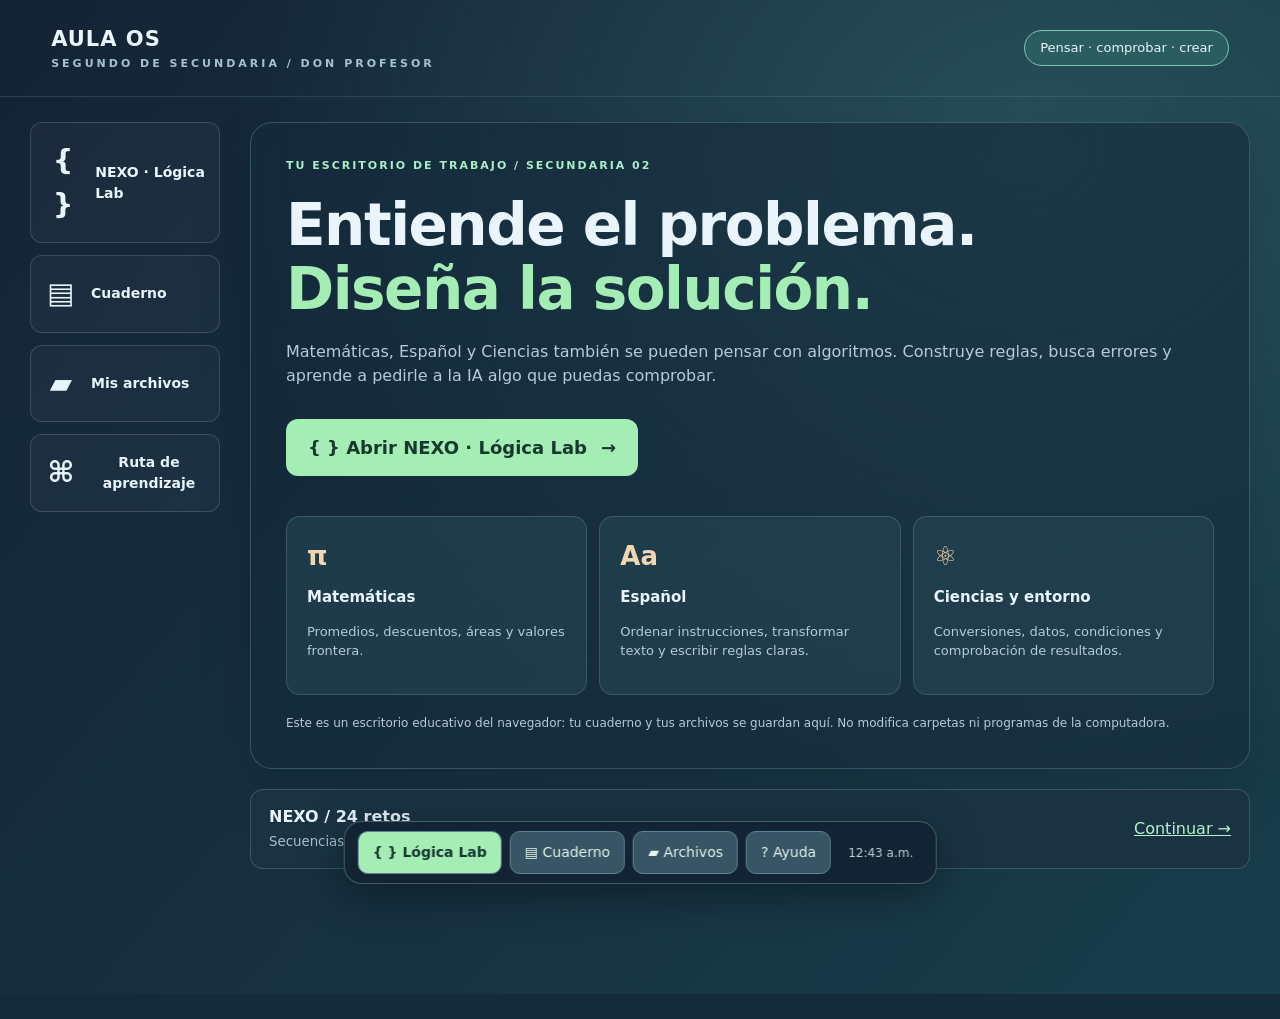
<file: index.html>
<!doctype html><html lang="es"><head><meta charset="utf-8"><meta name="viewport" content="width=device-width,initial-scale=1"><title>Aula OS · Segundo de secundaria</title><meta name="description" content="Escritorio educativo de segundo de secundaria: lógica aplicada a Matemáticas, Español y Ciencias, cuaderno y archivos locales."><style>
:root{font:16px/1.5 system-ui,sans-serif;color:#e9f4fb;background:#142b3a}*{box-sizing:border-box}body{margin:0;min-height:100vh;background:radial-gradient(ellipse at 80% 15%,#407b7d66,transparent 55%),linear-gradient(130deg,#142335,#183e4b)}button,input,textarea{font:inherit}button{cursor:pointer;border:1px solid #7396a1;background:#294b5b;color:#ecf8fc;padding:10px 15px;border-radius:9px}button:hover{background:#3c6372}button:focus-visible,a:focus-visible,input:focus-visible,textarea:focus-visible{outline:3px solid #ffe39a;outline-offset:3px}a{color:#b4f3cb}header{display:flex;justify-content:space-between;gap:20px;align-items:center;padding:24px 4%;border-bottom:1px solid #5f8b9344}.brand{font-size:21px;font-weight:900;letter-spacing:1px}.brand small{display:block;font-size:11px;color:#a6c2d2;letter-spacing:3px}.badge{background:#2a5d5f;border:1px solid #7bc7b1;border-radius:25px;padding:7px 15px;font-size:13px}.workspace{max-width:1300px;margin:25px auto;padding:0 30px 125px;display:grid;grid-template-columns:190px 1fr;gap:30px}.shortcuts{display:grid;gap:12px;align-content:start}.shortcut{display:flex;align-items:center;gap:12px;text-decoration:none;background:#ffffff08;border:1px solid #ffffff25;color:#e8f6fb;padding:16px 12px;border-radius:12px;font-weight:650;font-size:14px}.shortcut .icon{font-size:29px;min-width:36px;text-align:center}.shortcut:hover{background:#ffffff15}.hero{background:#142a3b99;border:1px solid #6a929a66;border-radius:22px;padding:35px;box-shadow:0 25px 55px #0002}.eyebrow{font-size:11px;font-weight:850;letter-spacing:2px;color:#a9eec9}h1{font-size:clamp(34px,5vw,58px);line-height:1.12;letter-spacing:-1.5px;margin:18px 0}h1 span{color:#a4edb4}p{color:#b5cbd9}.launch{display:inline-flex;gap:14px;align-items:center;background:#a4edb4;color:#16392d;border:0;border-radius:12px;padding:15px 22px;font-weight:850;text-decoration:none;font-size:18px;margin:15px 0}.launch:hover{background:#c3fbd0}.cards{display:grid;grid-template-columns:repeat(3,1fr);gap:12px;margin-top:25px}.card{padding:20px;background:#254452aa;border:1px solid #73939b55;border-radius:14px}.card b{font-size:26px;display:block;color:#f3d6b1}.card h2{font-size:15px;margin:10px 0}.card p{font-size:13px}.status{display:flex;gap:15px;align-items:center;justify-content:space-between;margin-top:20px;padding:15px 18px;border-radius:13px;border:1px solid #7c9c9b55;background:#1a3343}.status small{color:#a5c1ce}.dock{position:fixed;bottom:16px;left:50%;transform:translateX(-50%);display:flex;align-items:center;gap:8px;padding:9px 13px;background:#122333e8;border:1px solid #819fa477;border-radius:18px;box-shadow:0 10px 45px #0006;backdrop-filter:blur(18px);z-index:3;max-width:95vw}.dock button,.dock a{display:block;padding:10px 14px;color:#e5f6ed;background:#375564;border:1px solid #5f8391;border-radius:10px;text-decoration:none;font-size:14px;white-space:nowrap}.dock .logic{background:#a4edb4;color:#17392f;font-weight:bold}#clock{padding:0 9px;font-size:12px;color:#b8d2dc;white-space:nowrap}dialog{width:min(850px,94vw);max-height:88vh;overflow:auto;background:#eef5f4;color:#1e3a44;border:1px solid #a6c7c4;border-radius:17px;padding:0;box-shadow:0 20px 90px #0007}dialog::backdrop{background:#0c182a88;backdrop-filter:blur(3px)}.titlebar{padding:15px 20px;display:flex;justify-content:space-between;align-items:center;background:#d6e5e5;position:sticky;top:0;z-index:1}.titlebar button{background:#345967;border-color:#345967;padding:5px 12px}.content{padding:23px}.content p{color:#506773}.content h2{font-size:24px}.content label{display:block;font-size:13px;margin-bottom:8px}.content input,.content textarea{width:100%;border:1px solid #99b7bb;border-radius:8px;background:#fff;color:#213e48;padding:11px}.content textarea{min-height:280px;resize:vertical}.actions{display:flex;gap:10px;flex-wrap:wrap;margin-top:12px}.file{display:flex;gap:12px;align-items:center;justify-content:space-between;padding:15px;background:#fff;border:1px solid #c7d9db;border-radius:10px;margin:10px 0}.file p{margin:0;font-size:12px}.hint{font-size:12px}.route{padding-left:22px}.route li{padding:8px}#toast{position:fixed;right:20px;bottom:100px;z-index:20;background:#fff4d0;color:#3d431b;padding:14px 20px;border-radius:12px;box-shadow:0 5px 30px #0003;max-width:90vw}#toast:empty{display:none}.welcome-note{font-size:12px;margin:18px 0 0;line-height:1.7}.content button{font-size:14px}@media(max-width:850px){.workspace{grid-template-columns:1fr;padding:0 18px 125px}.shortcuts{grid-template-columns:repeat(4,1fr)}.shortcut{flex-direction:column;text-align:center;padding:12px;font-size:12px;gap:5px}.hero{padding:24px}.cards{grid-template-columns:1fr}.card b{float:left;margin-right:15px}.card p{margin:5px 0}.card h2{margin:0}.dock{gap:5px;padding:7px}.dock a,.dock button{padding:9px;font-size:12px}#clock{display:none}.badge{display:none}}@media(max-width:450px){header{padding:18px}.brand{font-size:18px}.workspace{margin-top:18px}.shortcuts{gap:6px}.shortcut{padding:9px 4px}.status{align-items:start;flex-direction:column;gap:5px}}
</style></head><body><header><div class="brand">AULA OS <small>SEGUNDO DE SECUNDARIA / DON PROFESOR</small></div><span class="badge">Pensar · comprobar · crear</span></header><main class="workspace"><nav class="shortcuts" aria-label="Aplicaciones del escritorio"><a class="shortcut" href="logica-lab/"><span class="icon" aria-hidden="true">{ }</span>NEXO · Lógica Lab</a><button class="shortcut" id="openNotes"><span class="icon" aria-hidden="true">▤</span>Cuaderno</button><button class="shortcut" id="openFiles"><span class="icon" aria-hidden="true">▰</span>Mis archivos</button><button class="shortcut" id="openRoute"><span class="icon" aria-hidden="true">⌘</span>Ruta de aprendizaje</button></nav><div><section class="hero"><div class="eyebrow">TU ESCRITORIO DE TRABAJO / SECUNDARIA 02</div><h1>Entiende el problema.<br><span>Diseña la solución.</span></h1><p>Matemáticas, Español y Ciencias también se pueden pensar con algoritmos. Construye reglas, busca errores y aprende a pedirle a la IA algo que puedas comprobar.</p><a class="launch" href="logica-lab/">{ } Abrir NEXO · Lógica Lab <span aria-hidden="true">→</span></a><div class="cards"><article class="card"><b>π</b><h2>Matemáticas</h2><p>Promedios, descuentos, áreas y valores frontera.</p></article><article class="card"><b>Aa</b><h2>Español</h2><p>Ordenar instrucciones, transformar texto y escribir reglas claras.</p></article><article class="card"><b>⚛</b><h2>Ciencias y entorno</h2><p>Conversiones, datos, condiciones y comprobación de resultados.</p></article></div><p class="welcome-note">Este es un escritorio educativo del navegador: tu cuaderno y tus archivos se guardan aquí. No modifica carpetas ni programas de la computadora.</p></section><section class="status"><div><strong id="progress">NEXO / 24 retos</strong><br><small>Secuencias → variables → condiciones → listas → depuración → especificaciones para IA</small></div><a href="logica-lab/">Continuar →</a></section></div></main><nav class="dock" aria-label="Barra de tareas"><a class="logic" href="logica-lab/">{ } Lógica Lab</a><button id="dockNotes">▤ Cuaderno</button><button id="dockFiles">▰ Archivos</button><button id="dockHelp">? Ayuda</button><span id="clock"></span></nav><dialog id="app"><div class="titlebar"><b id="appTitle"></b><button id="closeApp" aria-label="Cerrar aplicación">×</button></div><div id="appBody" class="content"></div></dialog><div id="toast" role="status" aria-live="polite"></div><script src="desktop.js"></script></body></html>
</file>
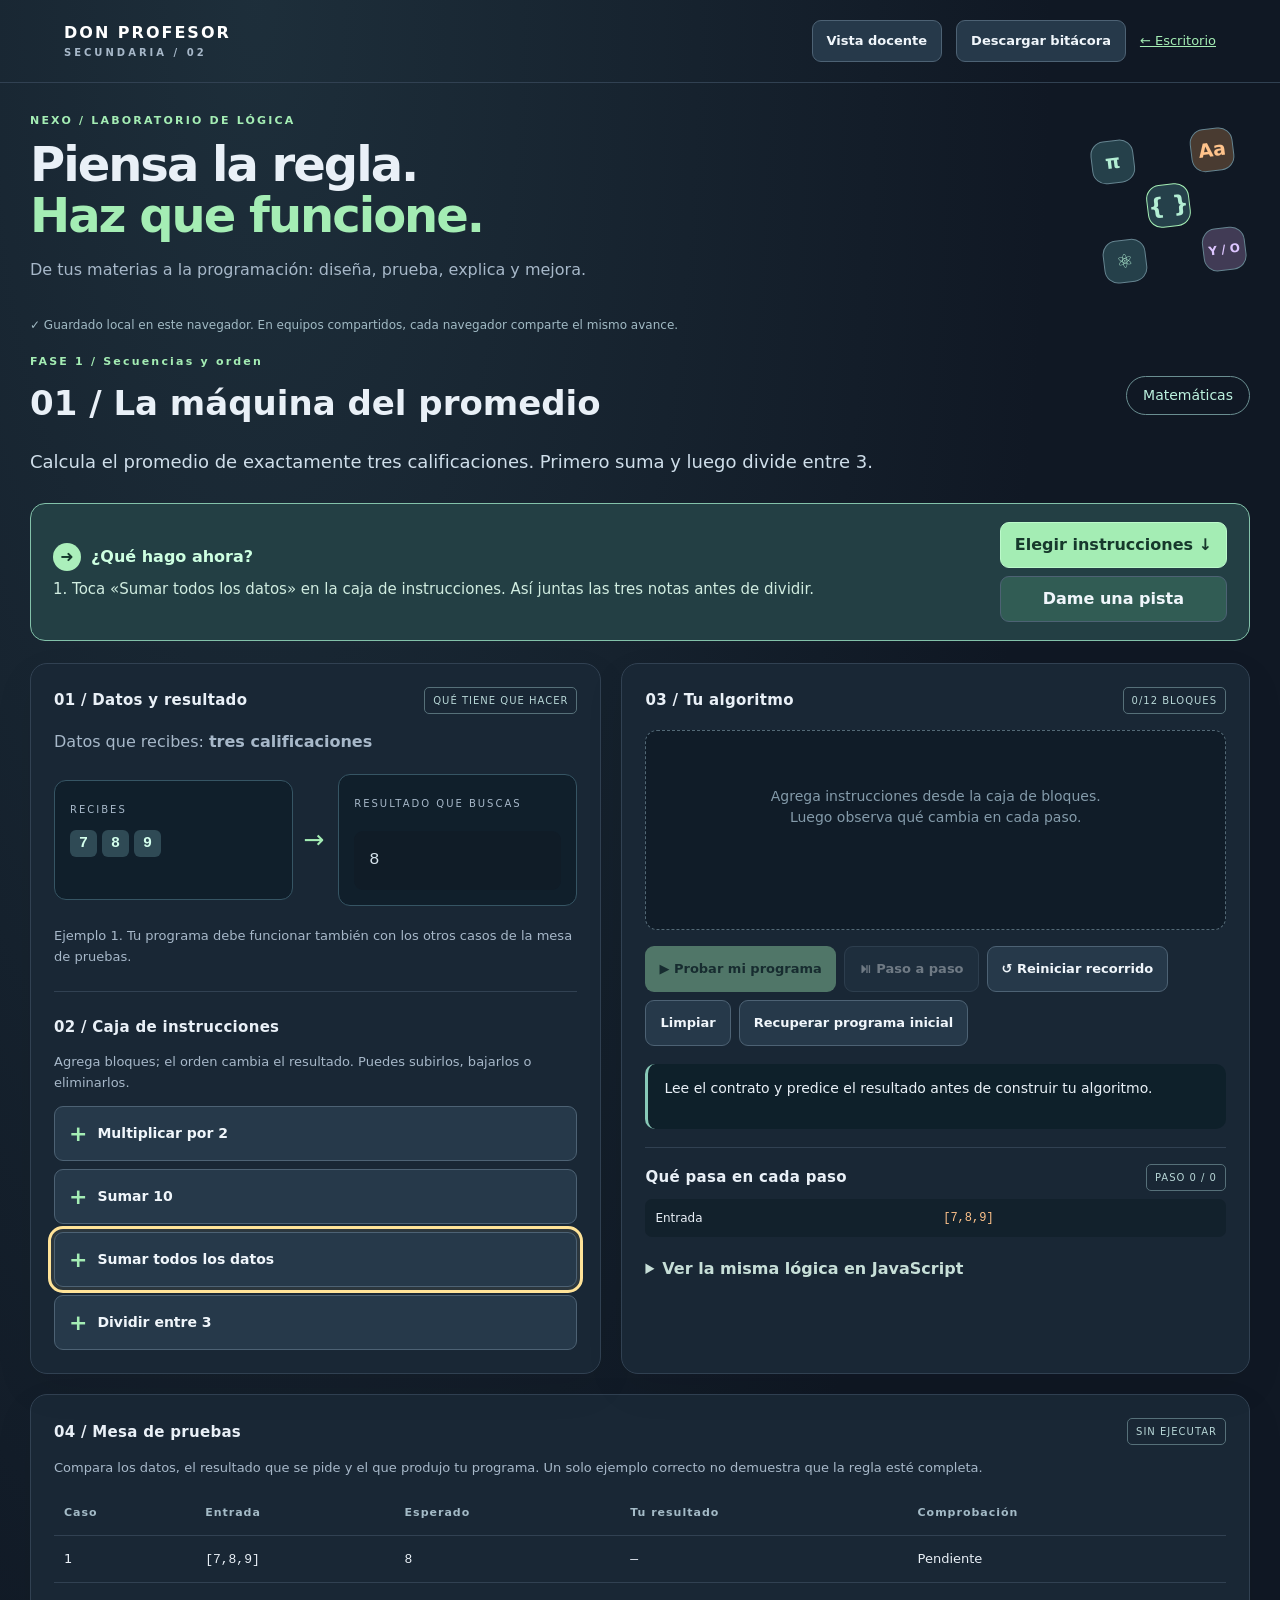
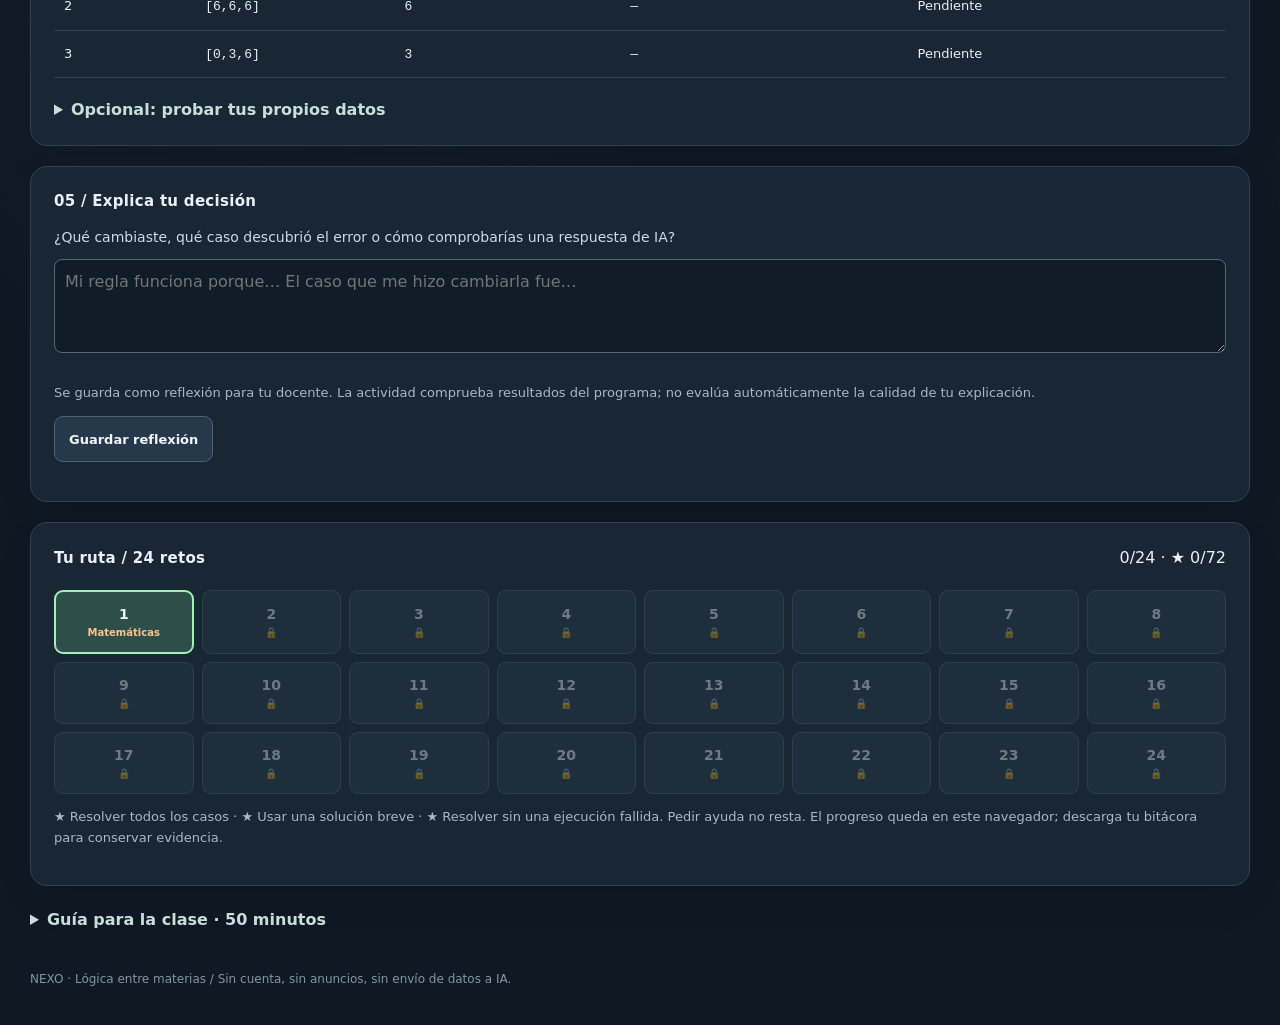
<file: logica-lab/index.html>
<!doctype html><html lang="es"><head><meta charset="utf-8"><meta name="viewport" content="width=device-width,initial-scale=1"><title>NEXO · Lógica entre materias · Secundaria 2</title><link rel="stylesheet" href="style.css?v=4"></head><body><header><a href="../" class="brand">DON PROFESOR <small>SECUNDARIA / 02</small></a><div class="head-actions"><button id="teacher">Vista docente</button><button id="export">Descargar bitácora</button><a href="../">← Escritorio</a></div></header><main><section class="hero"><div><div class="eyebrow">NEXO / LABORATORIO DE LÓGICA</div><h1>Piensa la regla.<br><span>Haz que funcione.</span></h1><p>De tus materias a la programación: diseña, prueba, explica y mejora.</p></div><div class="orbit" aria-hidden="true"><b>π</b><b>Aa</b><strong>{ }</strong><b>⚛</b><b>Y / O</b></div></section><div id="storage" role="status" class="storage"></div><div id="teacherBanner" hidden class="notice">Vista docente: explora todos los retos. Las pruebas no cambian estrellas, borradores ni reflexiones de los alumnos.</div><section class="mission-head"><div><div id="phase" class="eyebrow"></div><h2 id="title"></h2></div><span id="subject" class="subject"></span></section><p id="goal" class="goal"></p><aside class="coach" aria-label="Guía de la actividad"><div><span class="coach-icon" aria-hidden="true">➜</span><strong>¿Qué hago ahora?</strong><p id="coachText" aria-live="polite"></p></div><div class="coach-actions"><button id="jumpBlocks">Elegir instrucciones ↓</button><button id="hint">Dame una pista</button></div></aside><div class="workspace"><section class="panel"><div class="panel-head"><h3>01 / Datos y resultado</h3><span class="tag">QUÉ TIENE QUE HACER</span></div><p class="muted">Datos que recibes: <strong id="inputName"></strong></p><div class="data-flow"><div><small>RECIBES</small><div id="inputVisual"></div></div><span class="flow-arrow" aria-hidden="true">→</span><div><small>RESULTADO QUE BUSCAS</small><div id="expectedVisual"></div></div></div><p class="muted small">Ejemplo 1. Tu programa debe funcionar también con los otros casos de la mesa de pruebas.</p><div id="specArea" hidden><h3>La petición que darías a una IA</h3><p class="muted small">Define entrada, regla, caso especial y salida. Luego comprueba la lógica. Esta actividad no se conecta a una IA.</p><div id="specFields"></div><button id="generatePrompt">Construir petición</button><pre id="promptText" class="prompt"></pre><p id="specFeedback" role="status"></p></div><hr><h3>02 / Caja de instrucciones</h3><p class="muted small">Agrega bloques; el orden cambia el resultado. Puedes subirlos, bajarlos o eliminarlos.</p><div id="palette" class="palette"></div></section><section class="panel program-panel" id="editor"><div class="panel-head"><h3>03 / Tu algoritmo</h3><span id="blockCount" class="tag"></span></div><ol id="program"></ol><div class="actions"><button id="run" class="primary">▶ Probar mi programa</button><button id="step">⏯ Paso a paso</button><button id="restartTrace">↺ Reiniciar recorrido</button><button id="clear">Limpiar</button><button id="restore">Recuperar programa inicial</button></div><div id="status" class="feedback" role="status" aria-live="polite"></div><button id="nextTop" class="primary next-prominent" hidden>Siguiente reto →</button><div class="trace"><div class="panel-head"><h3>Qué pasa en cada paso</h3><span id="traceCount" class="tag"></span></div><div id="traceRows"></div></div><details><summary>Ver la misma lógica en JavaScript</summary><p class="small muted">Cada bloque corresponde a una instrucción de esta función. No necesitas memorizar la sintaxis todavía.</p><pre id="code"></pre></details></section></div><section class="panel test-panel"><div class="panel-head"><h3>04 / Mesa de pruebas</h3><span id="testScore" class="tag">SIN EJECUTAR</span></div><p class="muted small">Compara los datos, el resultado que se pide y el que produjo tu programa. Un solo ejemplo correcto no demuestra que la regla esté completa.</p><div class="table-scroll"><table><thead><tr><th>Caso</th><th>Entrada</th><th>Esperado</th><th>Tu resultado</th><th>Comprobación</th></tr></thead><tbody id="tests"></tbody></table></div><details><summary>Opcional: probar tus propios datos</summary><div class="custom"><label>Prueba un dato propio en formato JSON <input id="customInput" aria-label="Dato propio en JSON" placeholder='Ejemplo: [6,8,10] o "hola mundo"'></label><button id="customRun">Explorar otro dato</button><output id="customOutput"></output></div><p class="small muted">El dato propio sirve para explorar: no tiene una respuesta esperada automática y no suma estrellas.</p></details></section><section class="panel reflection"><h3>05 / Explica tu decisión</h3><label for="reflection">¿Qué cambiaste, qué caso descubrió el error o cómo comprobarías una respuesta de IA?</label><textarea id="reflection" rows="3" maxlength="1500" placeholder="Mi regla funciona porque… El caso que me hizo cambiarla fue…"></textarea><p class="small muted">Se guarda como reflexión para tu docente. La actividad comprueba resultados del programa; no evalúa automáticamente la calidad de tu explicación.</p><div class="actions"><button id="saveReflection">Guardar reflexión</button><button id="next" class="primary" hidden>Siguiente reto →</button></div><p id="reflectionSaved" role="status"></p></section><section class="panel map"><div class="panel-head"><h3>Tu ruta / 24 retos</h3><span id="progress"></span></div><div id="missionMap"></div><p class="muted small">★ Resolver todos los casos · ★ Usar una solución breve · ★ Resolver sin una ejecución fallida. Pedir ayuda no resta. El progreso queda en este navegador; descarga tu bitácora para conservar evidencia.</p></section><details class="guide"><summary>Guía para la clase · 50 minutos</summary><p>5 minutos: leer el contrato y predecir. 20 minutos: construir y probar tres o cuatro retos. 10 minutos: comparar soluciones por parejas. 10 minutos: explicar un error y escribir una petición precisa. 5 minutos: descargar la bitácora.</p><p>Las fases son secuencias (1–4), datos y variables (5–8), decisiones (9–12), recorridos de listas (13–16), depuración (17–20) y especificaciones para IA (21–24). No hace falta terminar todo en una sesión. La vista docente permite revisar cualquiera.</p><p>Las pruebas son ejemplos definidos para cada reto; superarlas no demuestra que un programa funcione para todas las entradas imaginables. Pide a los alumnos un contraejemplo o una prueba adicional.</p></details><footer>NEXO · Lógica entre materias / Sin cuenta, sin anuncios, sin envío de datos a IA.</footer><button id="jumpProgram" class="jump-program">Ver mi programa ↓</button></main><script src="engine.js"></script><script src="game.js?v=4"></script></body></html>
</file>
<file: logica-lab/style.css>
:root{font:16px/1.5 system-ui,sans-serif;color:#e9f0f7;background:#101824;--line:#314152;--muted:#a7b8c9;--green:#a4edb4;--orange:#ffc38b}*{box-sizing:border-box}[hidden]{display:none!important}body{margin:0;background:radial-gradient(ellipse at 20% 0,#29424e88,transparent 55%),#101824}button,input,select,textarea{font:inherit}button,a{touch-action:manipulation}button{cursor:pointer;padding:10px 14px;border-radius:9px;border:1px solid #4d6274;background:#26394a;color:#f0f6fb;font-weight:650}button:hover:not(:disabled){background:#3c5366}button:disabled{opacity:.4;cursor:default}button:focus-visible,a:focus-visible,summary:focus-visible,input:focus-visible,textarea:focus-visible,select:focus-visible{outline:3px solid var(--orange);outline-offset:3px}a{color:var(--green)}header{padding:20px 5%;border-bottom:1px solid var(--line);display:flex;justify-content:space-between;align-items:center;gap:20px}.brand{text-decoration:none;letter-spacing:2px;font-weight:900;color:#fff}.brand small{display:block;color:var(--muted);font-size:10px;letter-spacing:3px}.head-actions{display:flex;gap:14px;align-items:center;flex-wrap:wrap}.head-actions button{font-size:13px}main{max-width:1360px;margin:auto;padding:30px}.hero{display:flex;justify-content:space-between;align-items:center;gap:25px;margin:10px 0 30px}h1{font-size:clamp(36px,5.2vw,65px);letter-spacing:-2px;line-height:1.07;margin:14px 0}h1 span{color:var(--green)}h2{font-size:clamp(24px,3vw,34px);margin:8px 0}h3{font-size:15px;letter-spacing:.3px;margin:0 0 12px}.eyebrow{font-size:11px;font-weight:800;letter-spacing:2.2px;color:var(--green)}.hero p{color:var(--muted);max-width:600px}.orbit{display:grid;grid-template-columns:repeat(3,65px);grid-template-rows:repeat(3,65px);gap:9px;transform:rotate(-7deg);padding:15px}.orbit b,.orbit strong{border:1px solid #658490;border-radius:14px;display:grid;place-items:center;font-size:25px;background:#25404a;color:#b3eed4}.orbit b:nth-child(2){grid-column:3;color:var(--orange);background:#493b31}.orbit strong{grid-column:2;grid-row:2;font-size:28px;border-color:var(--green)}.orbit b:nth-last-child(2){grid-row:3}.orbit b:last-child{grid-row:3;grid-column:3;font-size:16px;background:#413b55;color:#ddc6ff}.mission-head{display:flex;justify-content:space-between;align-items:center;gap:15px;padding-top:20px}.subject{border:1px solid #6a8e91;color:#bcf2df;border-radius:30px;padding:8px 16px;font-size:14px;white-space:nowrap}.goal{max-width:1050px;color:#cfdeea;font-size:18px;line-height:1.7;margin:10px 0 25px}.workspace{display:grid;grid-template-columns:1fr 1.1fr;gap:20px}.panel{background:#192735;border:1px solid var(--line);border-radius:17px;padding:23px;box-shadow:0 15px 40px #0001}.panel-head{display:flex;justify-content:space-between;align-items:center;gap:10px;flex-wrap:wrap}.panel-head h3{margin:0}.tag{font-size:10px;letter-spacing:1px;border:1px solid #567079;color:#b7d6d6;border-radius:5px;padding:5px 8px}.muted{color:var(--muted)}.small{font-size:13px;line-height:1.6}.data-flow{display:grid;grid-template-columns:1fr 25px 1fr;gap:10px;align-items:center;margin:20px 0}.data-flow>div{background:#101f2b;border:1px solid #365564;border-radius:12px;padding:15px;min-height:120px;overflow-wrap:anywhere}.data-flow small{font-size:10px;letter-spacing:2px;color:var(--muted)}.data-flow .flow-arrow{color:var(--green);font-size:25px}.data-flow pre{font-size:17px;white-space:pre-wrap;margin-bottom:0}.chips{display:flex;flex-wrap:wrap;gap:5px;margin:10px 0}.chip{background:#2f4a55;color:#d4ffed;border-radius:6px;padding:5px 9px;font:600 15px ui-monospace,monospace}hr{border:0;border-top:1px solid var(--line);margin:24px 0}.palette{display:grid;gap:8px}.palette button{text-align:left;display:flex;gap:10px;align-items:center;font-size:14px}.palette button:before{content:'+';font-size:22px;color:var(--green)}#program{list-style:none;padding:10px;min-height:200px;max-height:400px;overflow:auto;counter-reset:blocks;border:1px dashed #536976;border-radius:12px;background:#101c28}#program:empty:after{content:'Agrega instrucciones desde la caja de bloques.\a Luego observa qué cambia en cada paso.';white-space:pre-line;color:#849baa;display:block;text-align:center;padding:45px 15px;font-size:14px}#program li{display:flex;align-items:center;gap:7px;border:1px solid #4b6b75;border-left:4px solid #9fdfbc;background:#253f49;border-radius:9px;padding:9px;margin:8px 0}#program li:before{counter-increment:blocks;content:counter(blocks);font:12px ui-monospace,monospace;color:#a7c3cf}#program li.active{background:#4c422b;border-color:var(--orange)}#program li .label{flex:1;font-size:14px}#program li button{padding:4px 7px;font-size:12px}.actions{display:flex;gap:8px;flex-wrap:wrap}.actions button{font-size:13px}.primary{background:var(--green);color:#153529;border:0}.primary:hover:not(:disabled){background:#c6fbd1}.feedback{margin:18px 0;padding:14px 16px;border-radius:10px;background:#0e202a;border-left:3px solid #88c9b8;min-height:65px;font-size:14px}.trace{border-top:1px solid var(--line);padding-top:16px}.trace-row{display:grid;grid-template-columns:1fr 1fr;gap:15px;margin:8px 0;background:#12212c;padding:10px;border-radius:7px;font-size:12px}.trace-row code{color:var(--orange);overflow-wrap:anywhere}details{margin-top:20px}summary{cursor:pointer;color:#c7dfd8;font-weight:700}pre{white-space:pre-wrap;overflow-wrap:anywhere;font:13px/1.7 ui-monospace,monospace;color:#d6e3ec;background:#101c27;border-radius:9px;padding:15px}details pre{max-height:350px;overflow:auto}.test-panel,.reflection,.map{margin-top:20px}.table-scroll{overflow:auto}table{width:100%;border-collapse:collapse;font-size:13px}th,td{text-align:left;padding:13px 10px;border-bottom:1px solid var(--line);vertical-align:top;max-width:350px;overflow-wrap:anywhere}th{font-size:11px;color:#a4bbc7;letter-spacing:1px}td code{white-space:pre-wrap}.pass{color:#a4edb4}.fail{color:#ffb7a2}.custom{display:flex;gap:12px;flex-wrap:wrap;align-items:end;margin-top:20px}.custom label{flex:1;min-width:200px;font-size:13px}.custom input{display:block;width:100%;margin-top:7px}input,select,textarea{background:#101d28;border:1px solid #536976;border-radius:8px;padding:10px;color:#eef7fb}textarea{width:100%;resize:vertical;margin:10px 0}.custom output{width:100%;color:var(--orange);overflow-wrap:anywhere}.reflection label{font-size:14px;color:#cadbe7}#missionMap{display:grid;grid-template-columns:repeat(8,1fr);gap:8px;margin-top:20px}#missionMap button{padding:12px 5px;font-size:14px}#missionMap small{display:block;font-size:10px;color:var(--orange)}#missionMap .current{border:2px solid var(--green);background:#2d4e49}.storage{font-size:12px;color:#a1bac4}.notice{background:#51432c;color:#ffe4b8;padding:12px 16px;border-radius:10px;margin:18px 0}#specFields{display:grid;gap:9px}#specFields label{font-size:12px;color:#d1e2ee}#specFields select{width:100%;display:block;margin-top:5px;font-size:13px}.prompt:empty{display:none}#generatePrompt{margin-top:12px}.guide{line-height:1.8;color:#b4c6d1}footer{padding:35px 0 10px;color:#7f98a6;font-size:12px}.head-actions a{font-size:13px}
@media(max-width:850px){.workspace{grid-template-columns:1fr}.orbit{display:none}.hero{margin-bottom:10px}#missionMap{grid-template-columns:repeat(6,1fr)}}@media(max-width:500px){main{padding:18px}header{padding:15px;flex-wrap:wrap}.head-actions{gap:8px}.head-actions button{padding:7px 10px}h1{font-size:39px}.panel{padding:17px}.mission-head{align-items:start;flex-direction:column;gap:5px}.goal{font-size:16px}.data-flow{grid-template-columns:1fr}.flow-arrow{display:none}#missionMap{grid-template-columns:repeat(4,1fr)}.data-flow>div{min-height:90px}}
@media(prefers-reduced-motion:no-preference){.orbit{animation:drift 5s ease-in-out infinite}@keyframes drift{50%{translate:0 -7px}}#program li.active{animation:flash .7s}@keyframes flash{50%{filter:brightness(1.5)}}}
.coach{display:flex;justify-content:space-between;align-items:center;gap:20px;background:#233f44;border:1px solid #83c2aa;border-radius:15px;padding:18px 22px;margin:18px 0 22px}.coach p{margin:7px 0 0;color:#d0ece0;font-size:15px;max-width:900px}.coach strong{color:#cdffe1;font-size:16px}.coach-icon{display:inline-grid;place-items:center;background:#abefbb;color:#16392d;border-radius:50%;width:28px;height:28px;margin-right:10px}.coach button{white-space:nowrap;background:#315c54}.suggested{outline:3px solid #ffe398!important;outline-offset:3px;box-shadow:0 0 0 6px #ffe39815}.palette button{min-height:53px}.actions button{min-height:46px}#program li button{min-width:44px;min-height:44px;padding:5px 8px}#editor{scroll-margin-top:18px}.jump-program{display:none}.custom label{line-height:1.7}select,input{min-height:44px}#next{font-size:16px}.reflection .actions{margin-bottom:10px}
@media(max-width:850px){.jump-program{display:block;position:fixed;bottom:14px;left:50%;transform:translateX(-50%);z-index:6;box-shadow:0 6px 30px #0007;background:#a4edb4;color:#16392d;border:2px solid #e5ffdb;padding:12px 20px;font-size:15px;white-space:nowrap}footer{padding-bottom:80px}.coach{align-items:start;flex-direction:column;gap:13px}.coach button{width:100%}#program li{flex-wrap:wrap}#program li .label{width:calc(100% - 30px);flex:initial}#program li button{flex:1;margin-top:5px}}

.hero{margin:0 0 18px;min-height:145px}.hero h1{font-size:clamp(34px,4vw,48px);margin:10px 0}.hero .orbit{grid-template-columns:repeat(3,43px);grid-template-rows:repeat(3,43px);gap:7px;padding:0 10px}.orbit b{font-size:19px}.orbit strong{font-size:23px}.orbit b:last-child{font-size:12px}.coach-actions{display:flex;flex-direction:column;gap:8px;min-width:170px}#jumpBlocks{background:#a4edb4;color:#17392c;border-color:#bcf9cb}#palette{scroll-margin-top:20px}@media(max-width:850px){.hero{min-height:0}.coach-actions{flex-direction:row;width:100%}.coach-actions button{font-size:13px;white-space:normal}}

.next-prominent{display:block;width:100%;min-height:52px;font-size:18px;margin:0 0 20px;border:2px solid #ddffe3;box-shadow:0 0 0 4px #a4edb415}#title{scroll-margin-top:18px}
</file>
